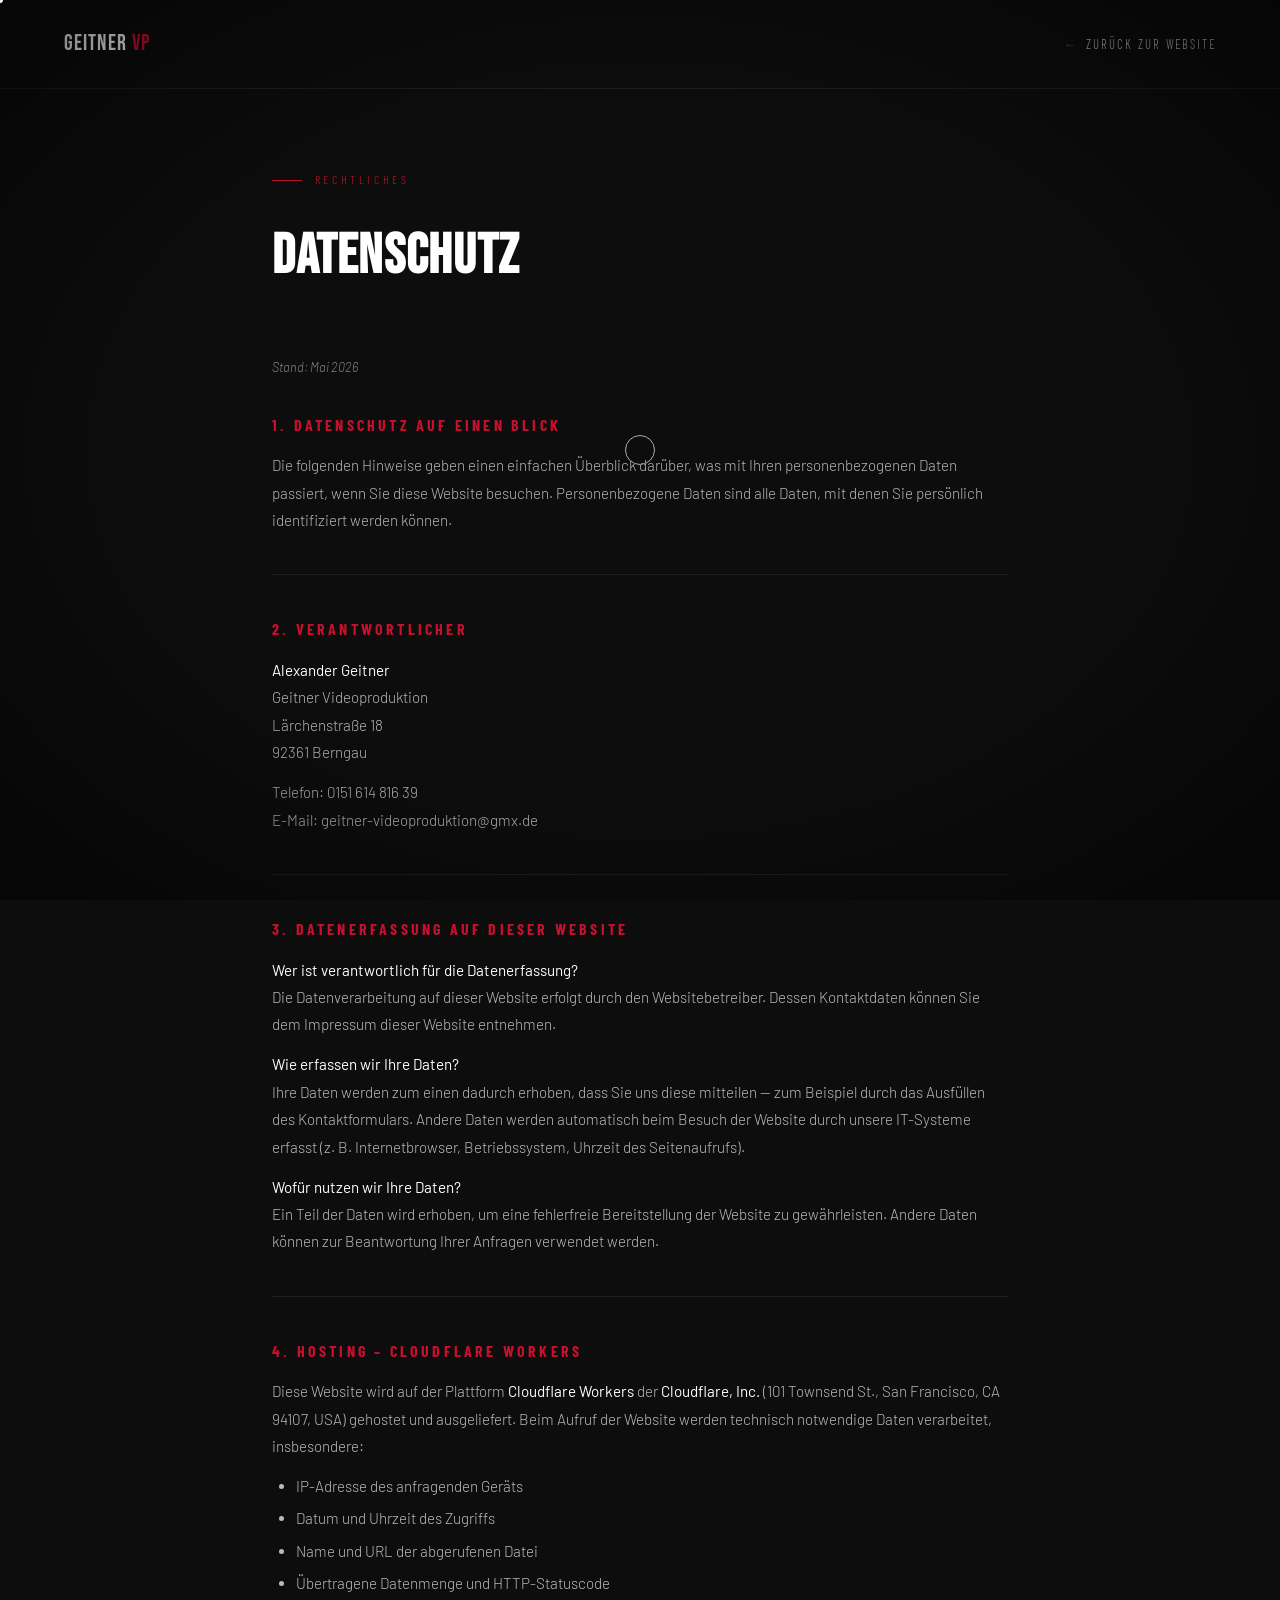
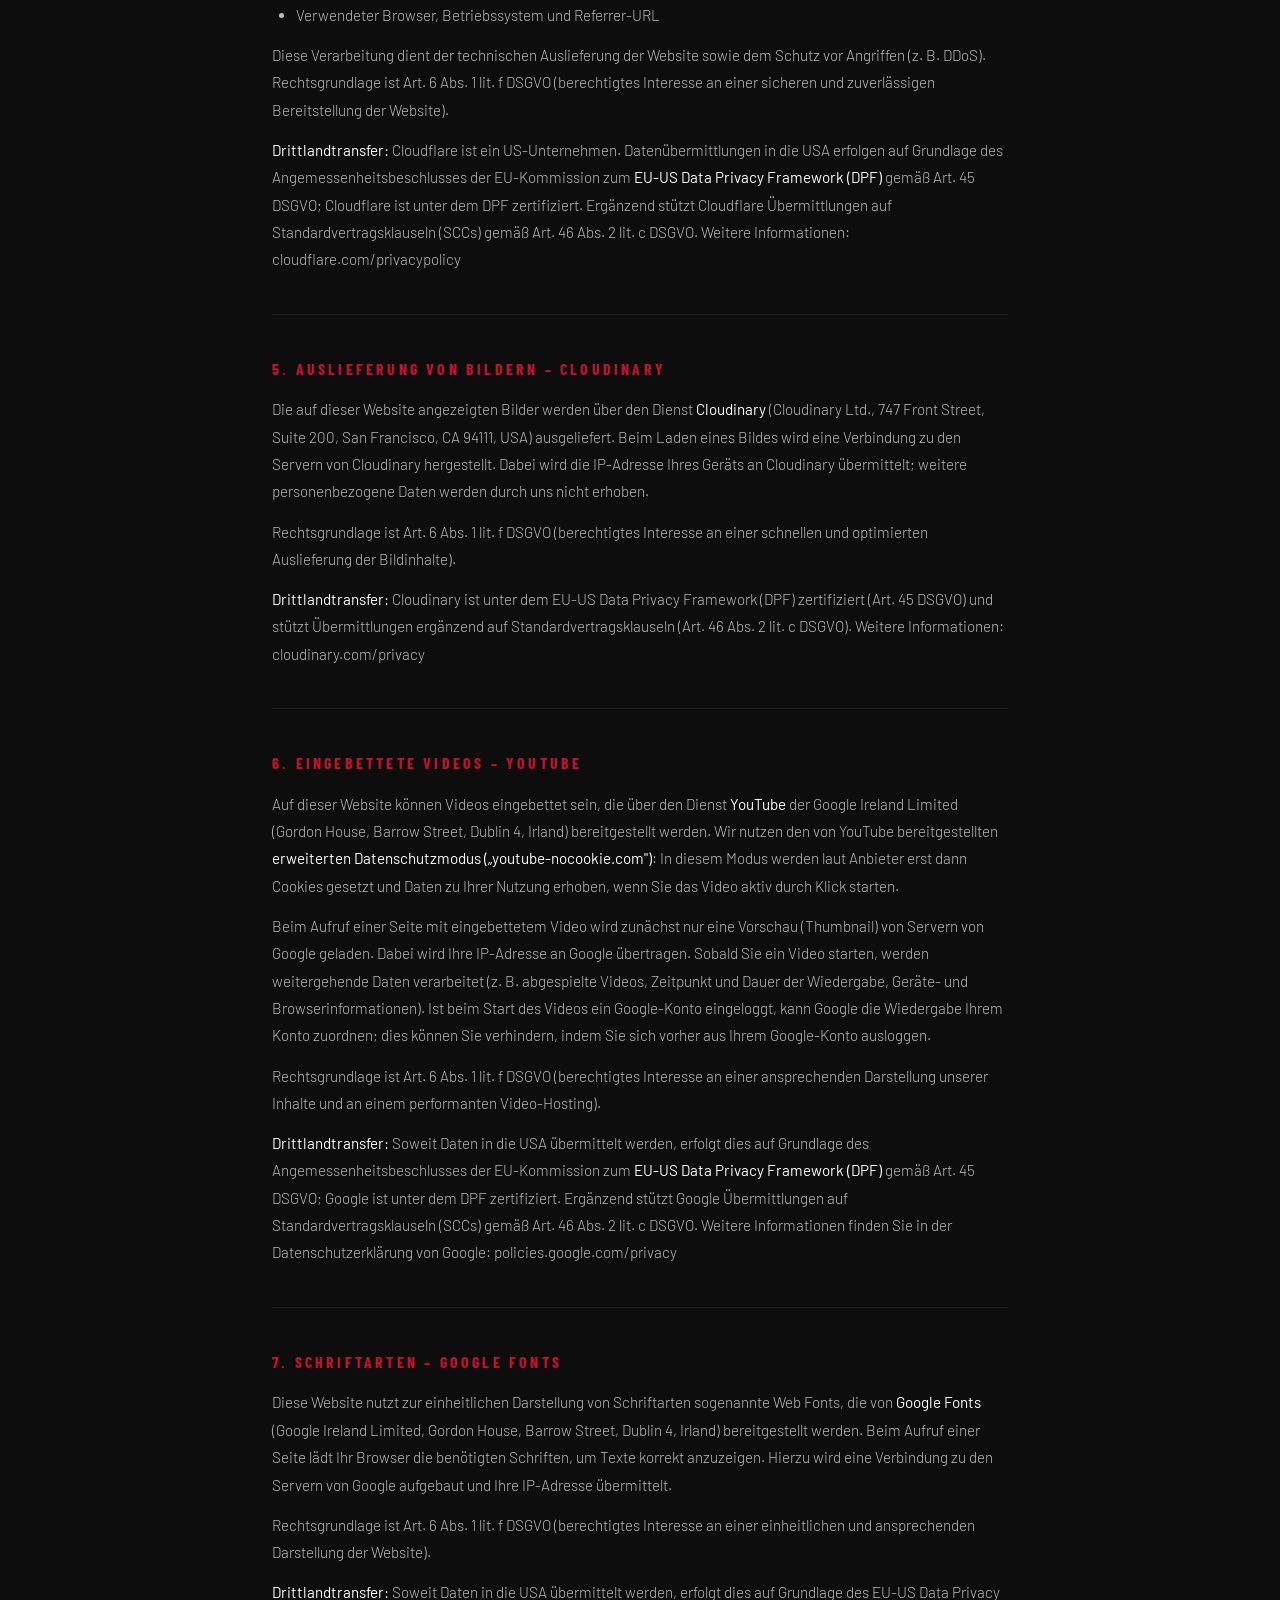
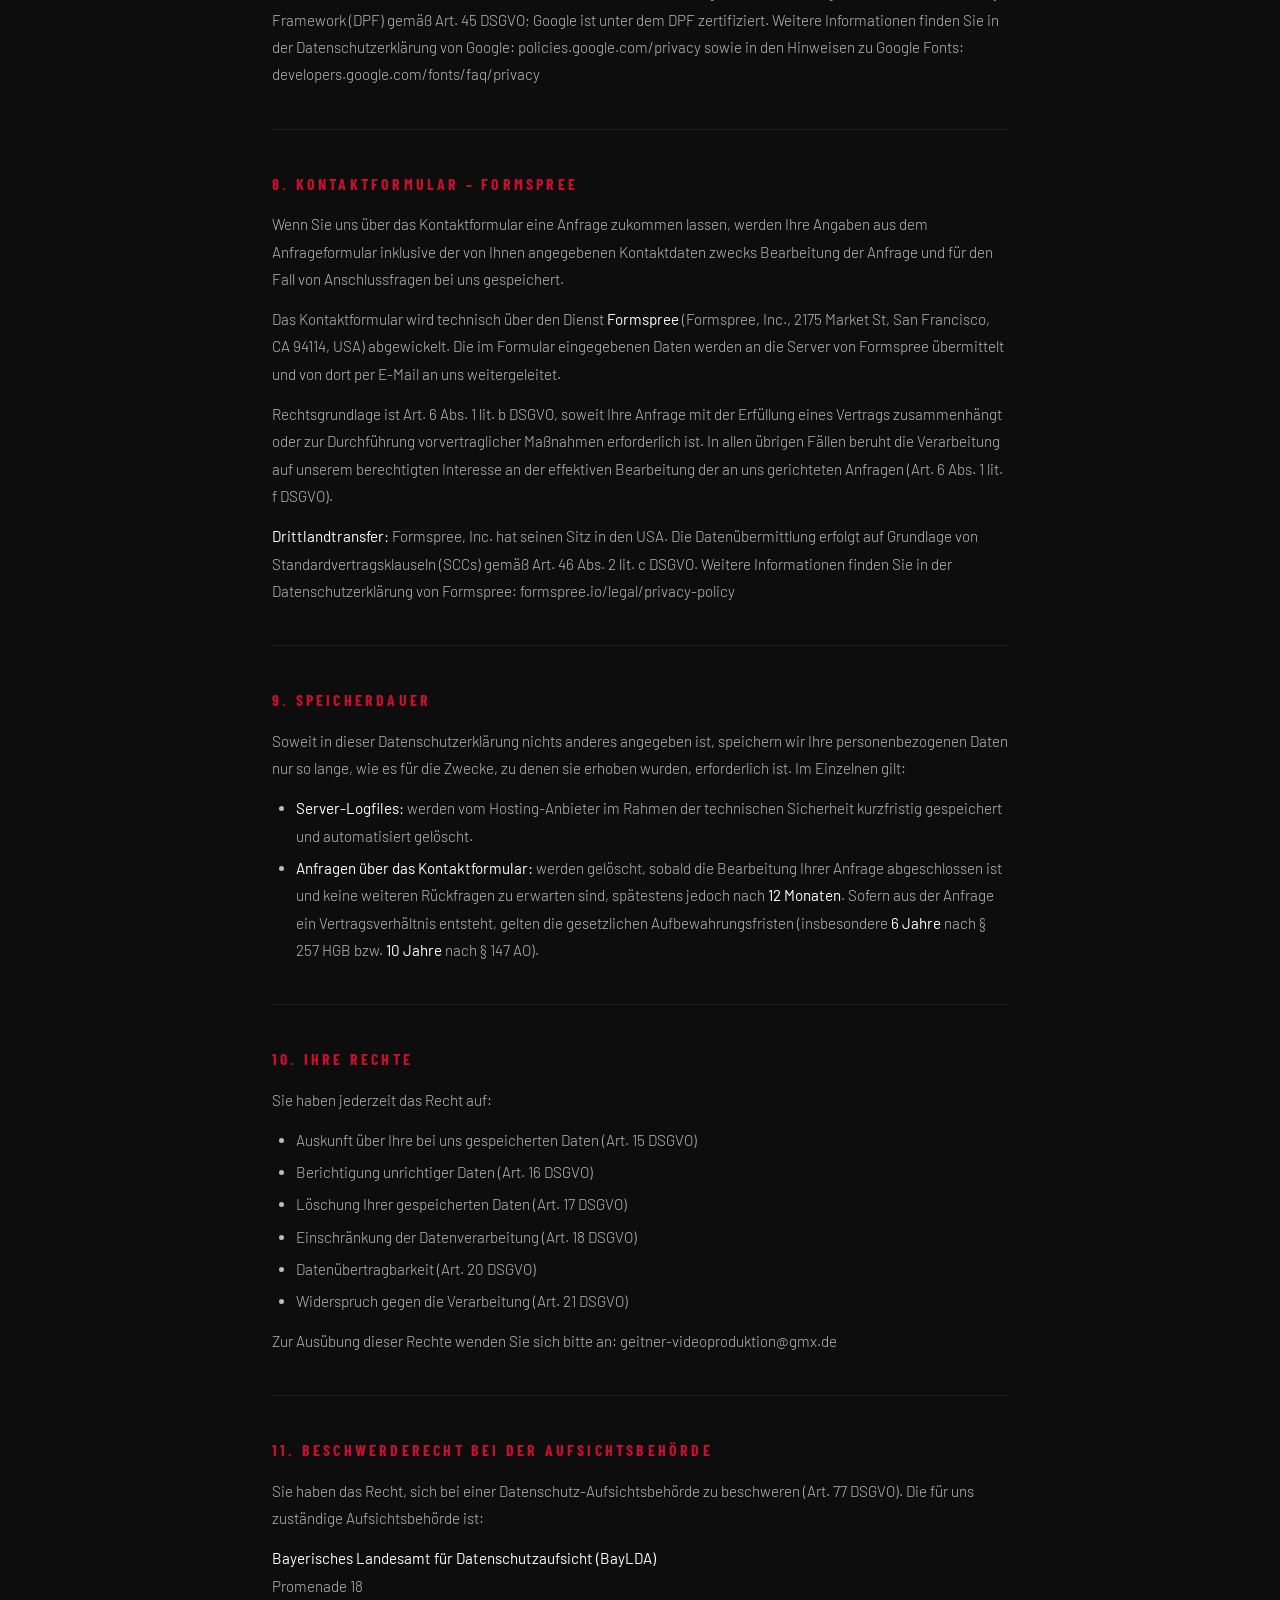
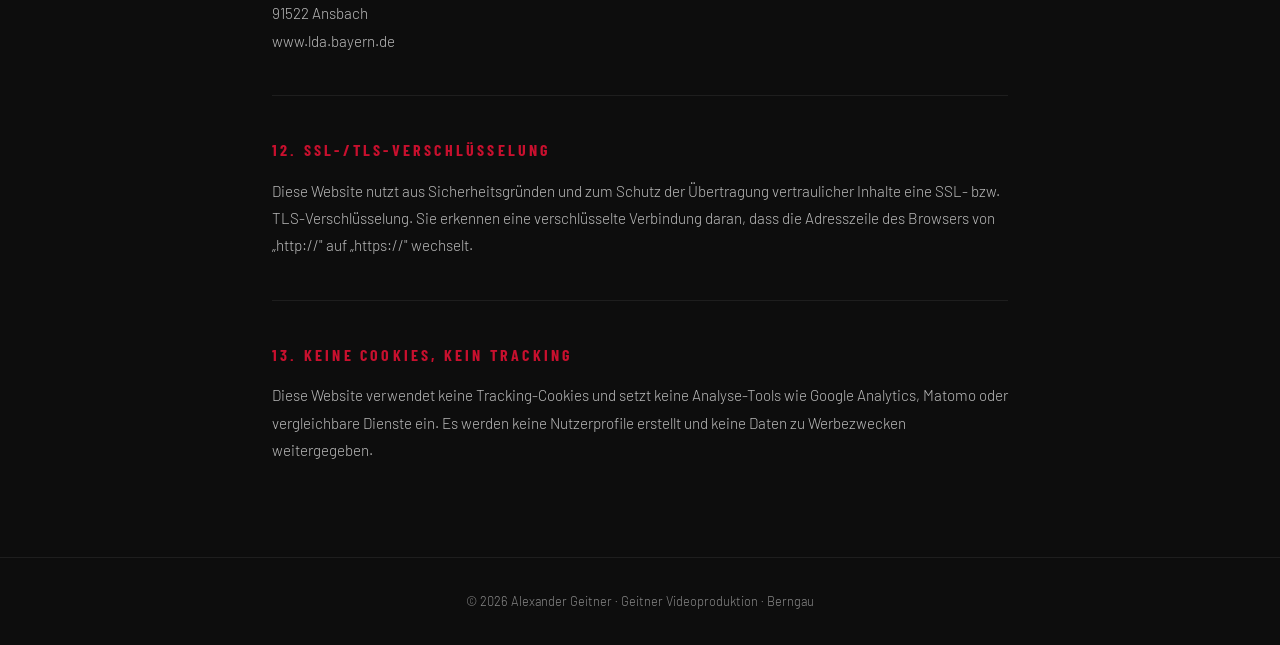
<file: datenschutz.html>
<!DOCTYPE html>
<html lang="de">
<head>
<meta charset="UTF-8">
<meta name="viewport" content="width=device-width, initial-scale=1.0">
<title>Datenschutz – Geitner Videoproduktion</title>
<meta name="robots" content="noindex, follow">
<link rel="preconnect" href="https://fonts.googleapis.com">
<link rel="preconnect" href="https://fonts.gstatic.com" crossorigin>
<link href="https://fonts.googleapis.com/css2?family=Bebas+Neue&family=Barlow:wght@300;400;500&family=Barlow+Condensed:wght@300;400;500;700&display=swap" rel="stylesheet">
<link rel="icon" type="image/png" href="https://res.cloudinary.com/dgxclkj2u/image/upload/v1777831056/Geitner_VP_Logo_skajzw.png">
<style>
  *, *::before, *::after { box-sizing: border-box; margin: 0; padding: 0; }
  :root {
    --black: #0d0d0d;
    --dark: #141414;
    --red: #C8102E;
    --white: #ffffff;
    --gray: #888;
    --gray-light: #bbb;
    --border: rgba(255,255,255,0.07);
  }
  body {
    font-family: 'Barlow', sans-serif;
    background: var(--black);
    color: var(--white);
    font-weight: 300;
    line-height: 1.8;
  }
  nav {
    padding: 1.5rem 4rem;
    border-bottom: 1px solid var(--border);
    display: flex;
    align-items: center;
    justify-content: space-between;
  }
  .nav-logo {
    font-family: 'Bebas Neue', sans-serif;
    font-size: 1.4rem;
    letter-spacing: 0.05em;
    color: var(--white);
    text-decoration: none;
  }
  .nav-logo span { color: var(--red); }
  .nav-back {
    font-family: 'Barlow Condensed', sans-serif;
    font-size: 0.8rem;
    letter-spacing: 0.15em;
    text-transform: uppercase;
    color: var(--gray-light);
    text-decoration: none;
    display: flex;
    align-items: center;
    gap: 0.5rem;
    transition: color 0.2s;
  }
  .nav-back:hover { color: var(--white); }
  .nav-back::before { content: '←'; color: var(--red); }
  main {
    max-width: 800px;
    margin: 0 auto;
    padding: 5rem 2rem;
  }
  .page-label {
    font-family: 'Barlow Condensed', sans-serif;
    font-size: 0.75rem;
    letter-spacing: 0.3em;
    text-transform: uppercase;
    color: var(--red);
    margin-bottom: 1rem;
    display: flex;
    align-items: center;
    gap: 0.8rem;
  }
  .page-label::before {
    content: '';
    display: block;
    width: 30px;
    height: 1px;
    background: var(--red);
  }
  h1 {
    font-family: 'Bebas Neue', sans-serif;
    font-size: 3.5rem;
    letter-spacing: 0.02em;
    color: var(--white);
    margin-bottom: 3rem;
  }
  h2 {
    font-family: 'Barlow Condensed', sans-serif;
    font-size: 1rem;
    letter-spacing: 0.2em;
    text-transform: uppercase;
    color: var(--red);
    margin-top: 2.5rem;
    margin-bottom: 0.8rem;
    padding-top: 2.5rem;
    border-top: 1px solid var(--border);
  }
  h2:first-of-type { border-top: none; padding-top: 0; margin-top: 0; }
  p {
    font-size: 0.95rem;
    color: var(--gray-light);
    margin-bottom: 0.8rem;
  }
  a {
    color: var(--gray-light);
    text-decoration: none;
    transition: color 0.2s;
    word-break: break-word;
  }
  a:hover { color: var(--red); }
  .highlight { color: var(--white); font-weight: 400; }
  ul {
    margin: 0.5rem 0 0.8rem 1.5rem;
    color: var(--gray-light);
    font-size: 0.95rem;
  }
  ul li { margin-bottom: 0.3rem; }
  .meta {
    font-size: 0.8rem;
    color: var(--gray);
    font-style: italic;
    margin-bottom: 2rem;
  }
  footer {
    text-align: center;
    padding: 2rem;
    border-top: 1px solid var(--border);
    font-size: 0.8rem;
    color: var(--gray);
  }
  @media (max-width: 768px) {
    nav { padding: 1.2rem 1.5rem; }
    main { padding: 3rem 1.5rem; }
    h1 { font-size: 2.5rem; }
  }

  /* ═══════════ CINEMATIC: Custom Cursor + Film-Look (Subseite) ═══════════ */
  @media (hover: hover) and (pointer: fine) {
    body { cursor: none; }
    a, button, input, textarea, select, label, [role="button"] { cursor: none; }
    .cursor-ring, .cursor-dot {
      position: fixed;
      top: 0; left: 0;
      pointer-events: none;
      z-index: 10001;
      mix-blend-mode: difference;
      will-change: transform;
    }
    .cursor-dot {
      width: 6px; height: 6px;
      background: #fff;
      border-radius: 50%;
      transform: translate(-50%, -50%);
      transition: width 0.25s ease, height 0.25s ease, opacity 0.2s ease,
                  border-width 0.25s ease, border-color 0.25s ease,
                  background 0.25s ease, border-radius 0.25s ease;
    }
    .cursor-ring {
      width: 30px; height: 30px;
      border: 1px solid rgba(255,255,255,0.7);
      border-radius: 50%;
      transform: translate(-50%, -50%);
      transition: width 0.3s ease, height 0.3s ease,
                  background 0.3s ease, border-color 0.3s ease, opacity 0.2s ease;
    }
    body.cursor-hidden .cursor-dot,
    body.cursor-hidden .cursor-ring { opacity: 0; }
    body.cursor-btn .cursor-ring {
      width: 18px; height: 18px;
      background: #fff; border-color: #fff;
    }
    body.cursor-btn .cursor-dot { opacity: 0; }
  }
  @media (hover: none), (pointer: coarse) {
    .cursor-ring, .cursor-dot { display: none !important; }
  }

  .film-grain {
    position: fixed;
    inset: -3%;
    pointer-events: none;
    z-index: 9998;
    opacity: 0.09;
    background-image: url("data:image/svg+xml;utf8,<svg xmlns='http://www.w3.org/2000/svg' width='160' height='160'><filter id='n'><feTurbulence type='fractalNoise' baseFrequency='0.85' numOctaves='2' stitchTiles='stitch'/><feColorMatrix values='0 0 0 0 0 0 0 0 0 0 0 0 0 0 0 0 0 0 0.6 0'/></filter><rect width='100%' height='100%' filter='url(%23n)'/></svg>");
    background-size: 160px 160px;
    mix-blend-mode: overlay;
    animation: grainFlicker 0.6s steps(2) infinite;
    will-change: transform;
  }
  @keyframes grainFlicker {
    0%   { transform: translate(0, 0); }
    25%  { transform: translate(-1.5%, 0.8%); }
    50%  { transform: translate(0.8%, -1.5%); }
    75%  { transform: translate(-0.8%, -0.8%); }
    100% { transform: translate(0, 0); }
  }
  .film-vignette {
    position: fixed;
    inset: 0;
    pointer-events: none;
    z-index: 9997;
    background: radial-gradient(ellipse at center, transparent 55%, rgba(0,0,0,0.55) 100%);
  }

  @media (prefers-reduced-motion: reduce) {
    .film-grain { animation: none; }
  }
  @media (max-width: 768px) {
    .film-grain { animation: none; opacity: 0.05; }
    .film-vignette { background: radial-gradient(ellipse at center, transparent 70%, rgba(0,0,0,0.35) 100%); }
  }
</style>
</head>
<body>

<!-- CINEMATIC OVERLAYS -->
<div class="film-grain" aria-hidden="true"></div>
<div class="film-vignette" aria-hidden="true"></div>
<div class="cursor-ring" aria-hidden="true"></div>
<div class="cursor-dot" aria-hidden="true"></div>

<nav>
  <a href="index.html" class="nav-logo" aria-label="Startseite">GEITNER <span>VP</span></a>
  <a href="index.html" class="nav-back">Zurück zur Website</a>
</nav>

<main>
  <p class="page-label">Rechtliches</p>
  <h1>DATENSCHUTZ</h1>
  <p class="meta">Stand: Mai 2026</p>

  <h2>1. Datenschutz auf einen Blick</h2>
  <p>Die folgenden Hinweise geben einen einfachen Überblick darüber, was mit Ihren personenbezogenen Daten passiert, wenn Sie diese Website besuchen. Personenbezogene Daten sind alle Daten, mit denen Sie persönlich identifiziert werden können.</p>

  <h2>2. Verantwortlicher</h2>
  <p><span class="highlight">Alexander Geitner</span><br>
  Geitner Videoproduktion<br>
  Lärchenstraße 18<br>
  92361 Berngau</p>
  <p>Telefon: <a href="tel:+4915161481639">0151 614 816 39</a><br>
  E-Mail: <a href="mailto:geitner-videoproduktion@gmx.de">geitner-videoproduktion@gmx.de</a></p>

  <h2>3. Datenerfassung auf dieser Website</h2>
  <p><span class="highlight">Wer ist verantwortlich für die Datenerfassung?</span><br>
  Die Datenverarbeitung auf dieser Website erfolgt durch den Websitebetreiber. Dessen Kontaktdaten können Sie dem Impressum dieser Website entnehmen.</p>

  <p><span class="highlight">Wie erfassen wir Ihre Daten?</span><br>
  Ihre Daten werden zum einen dadurch erhoben, dass Sie uns diese mitteilen — zum Beispiel durch das Ausfüllen des Kontaktformulars. Andere Daten werden automatisch beim Besuch der Website durch unsere IT-Systeme erfasst (z. B. Internetbrowser, Betriebssystem, Uhrzeit des Seitenaufrufs).</p>

  <p><span class="highlight">Wofür nutzen wir Ihre Daten?</span><br>
  Ein Teil der Daten wird erhoben, um eine fehlerfreie Bereitstellung der Website zu gewährleisten. Andere Daten können zur Beantwortung Ihrer Anfragen verwendet werden.</p>

  <h2>4. Hosting – Cloudflare Workers</h2>
  <p>Diese Website wird auf der Plattform <span class="highlight">Cloudflare Workers</span> der <span class="highlight">Cloudflare, Inc.</span> (101 Townsend St., San Francisco, CA 94107, USA) gehostet und ausgeliefert. Beim Aufruf der Website werden technisch notwendige Daten verarbeitet, insbesondere:</p>
  <ul>
    <li>IP-Adresse des anfragenden Geräts</li>
    <li>Datum und Uhrzeit des Zugriffs</li>
    <li>Name und URL der abgerufenen Datei</li>
    <li>Übertragene Datenmenge und HTTP-Statuscode</li>
    <li>Verwendeter Browser, Betriebssystem und Referrer-URL</li>
  </ul>
  <p>Diese Verarbeitung dient der technischen Auslieferung der Website sowie dem Schutz vor Angriffen (z. B. DDoS). Rechtsgrundlage ist Art. 6 Abs. 1 lit. f DSGVO (berechtigtes Interesse an einer sicheren und zuverlässigen Bereitstellung der Website).</p>
  <p><span class="highlight">Drittlandtransfer:</span> Cloudflare ist ein US-Unternehmen. Datenübermittlungen in die USA erfolgen auf Grundlage des Angemessenheitsbeschlusses der EU-Kommission zum <span class="highlight">EU-US Data Privacy Framework (DPF)</span> gemäß Art. 45 DSGVO; Cloudflare ist unter dem DPF zertifiziert. Ergänzend stützt Cloudflare Übermittlungen auf Standardvertragsklauseln (SCCs) gemäß Art. 46 Abs. 2 lit. c DSGVO. Weitere Informationen: <a href="https://www.cloudflare.com/privacypolicy/" target="_blank" rel="noopener">cloudflare.com/privacypolicy</a></p>

  <h2>5. Auslieferung von Bildern – Cloudinary</h2>
  <p>Die auf dieser Website angezeigten Bilder werden über den Dienst <span class="highlight">Cloudinary</span> (Cloudinary Ltd., 747 Front Street, Suite 200, San Francisco, CA 94111, USA) ausgeliefert. Beim Laden eines Bildes wird eine Verbindung zu den Servern von Cloudinary hergestellt. Dabei wird die IP-Adresse Ihres Geräts an Cloudinary übermittelt; weitere personenbezogene Daten werden durch uns nicht erhoben.</p>
  <p>Rechtsgrundlage ist Art. 6 Abs. 1 lit. f DSGVO (berechtigtes Interesse an einer schnellen und optimierten Auslieferung der Bildinhalte).</p>
  <p><span class="highlight">Drittlandtransfer:</span> Cloudinary ist unter dem EU-US Data Privacy Framework (DPF) zertifiziert (Art. 45 DSGVO) und stützt Übermittlungen ergänzend auf Standardvertragsklauseln (Art. 46 Abs. 2 lit. c DSGVO). Weitere Informationen: <a href="https://cloudinary.com/privacy" target="_blank" rel="noopener">cloudinary.com/privacy</a></p>

  <h2>6. Eingebettete Videos – YouTube</h2>
  <p>Auf dieser Website können Videos eingebettet sein, die über den Dienst <span class="highlight">YouTube</span> der Google Ireland Limited (Gordon House, Barrow Street, Dublin 4, Irland) bereitgestellt werden. Wir nutzen den von YouTube bereitgestellten <span class="highlight">erweiterten Datenschutzmodus („youtube-nocookie.com")</span>: In diesem Modus werden laut Anbieter erst dann Cookies gesetzt und Daten zu Ihrer Nutzung erhoben, wenn Sie das Video aktiv durch Klick starten.</p>
  <p>Beim Aufruf einer Seite mit eingebettetem Video wird zunächst nur eine Vorschau (Thumbnail) von Servern von Google geladen. Dabei wird Ihre IP-Adresse an Google übertragen. Sobald Sie ein Video starten, werden weitergehende Daten verarbeitet (z. B. abgespielte Videos, Zeitpunkt und Dauer der Wiedergabe, Geräte- und Browserinformationen). Ist beim Start des Videos ein Google-Konto eingeloggt, kann Google die Wiedergabe Ihrem Konto zuordnen; dies können Sie verhindern, indem Sie sich vorher aus Ihrem Google-Konto ausloggen.</p>
  <p>Rechtsgrundlage ist Art. 6 Abs. 1 lit. f DSGVO (berechtigtes Interesse an einer ansprechenden Darstellung unserer Inhalte und an einem performanten Video-Hosting).</p>
  <p><span class="highlight">Drittlandtransfer:</span> Soweit Daten in die USA übermittelt werden, erfolgt dies auf Grundlage des Angemessenheitsbeschlusses der EU-Kommission zum <span class="highlight">EU-US Data Privacy Framework (DPF)</span> gemäß Art. 45 DSGVO; Google ist unter dem DPF zertifiziert. Ergänzend stützt Google Übermittlungen auf Standardvertragsklauseln (SCCs) gemäß Art. 46 Abs. 2 lit. c DSGVO. Weitere Informationen finden Sie in der Datenschutzerklärung von Google: <a href="https://policies.google.com/privacy" target="_blank" rel="noopener">policies.google.com/privacy</a></p>

  <h2>7. Schriftarten – Google Fonts</h2>
  <p>Diese Website nutzt zur einheitlichen Darstellung von Schriftarten sogenannte Web Fonts, die von <span class="highlight">Google Fonts</span> (Google Ireland Limited, Gordon House, Barrow Street, Dublin 4, Irland) bereitgestellt werden. Beim Aufruf einer Seite lädt Ihr Browser die benötigten Schriften, um Texte korrekt anzuzeigen. Hierzu wird eine Verbindung zu den Servern von Google aufgebaut und Ihre IP-Adresse übermittelt.</p>
  <p>Rechtsgrundlage ist Art. 6 Abs. 1 lit. f DSGVO (berechtigtes Interesse an einer einheitlichen und ansprechenden Darstellung der Website).</p>
  <p><span class="highlight">Drittlandtransfer:</span> Soweit Daten in die USA übermittelt werden, erfolgt dies auf Grundlage des EU-US Data Privacy Framework (DPF) gemäß Art. 45 DSGVO; Google ist unter dem DPF zertifiziert. Weitere Informationen finden Sie in der Datenschutzerklärung von Google: <a href="https://policies.google.com/privacy" target="_blank" rel="noopener">policies.google.com/privacy</a> sowie in den Hinweisen zu Google Fonts: <a href="https://developers.google.com/fonts/faq/privacy" target="_blank" rel="noopener">developers.google.com/fonts/faq/privacy</a></p>

  <h2>8. Kontaktformular – Formspree</h2>
  <p>Wenn Sie uns über das Kontaktformular eine Anfrage zukommen lassen, werden Ihre Angaben aus dem Anfrageformular inklusive der von Ihnen angegebenen Kontaktdaten zwecks Bearbeitung der Anfrage und für den Fall von Anschlussfragen bei uns gespeichert.</p>
  <p>Das Kontaktformular wird technisch über den Dienst <span class="highlight">Formspree</span> (Formspree, Inc., 2175 Market St, San Francisco, CA 94114, USA) abgewickelt. Die im Formular eingegebenen Daten werden an die Server von Formspree übermittelt und von dort per E-Mail an uns weitergeleitet.</p>
  <p>Rechtsgrundlage ist Art. 6 Abs. 1 lit. b DSGVO, soweit Ihre Anfrage mit der Erfüllung eines Vertrags zusammenhängt oder zur Durchführung vorvertraglicher Maßnahmen erforderlich ist. In allen übrigen Fällen beruht die Verarbeitung auf unserem berechtigten Interesse an der effektiven Bearbeitung der an uns gerichteten Anfragen (Art. 6 Abs. 1 lit. f DSGVO).</p>
  <p><span class="highlight">Drittlandtransfer:</span> Formspree, Inc. hat seinen Sitz in den USA. Die Datenübermittlung erfolgt auf Grundlage von Standardvertragsklauseln (SCCs) gemäß Art. 46 Abs. 2 lit. c DSGVO. Weitere Informationen finden Sie in der Datenschutzerklärung von Formspree: <a href="https://formspree.io/legal/privacy-policy" target="_blank" rel="noopener">formspree.io/legal/privacy-policy</a></p>

  <h2>9. Speicherdauer</h2>
  <p>Soweit in dieser Datenschutzerklärung nichts anderes angegeben ist, speichern wir Ihre personenbezogenen Daten nur so lange, wie es für die Zwecke, zu denen sie erhoben wurden, erforderlich ist. Im Einzelnen gilt:</p>
  <ul>
    <li><span class="highlight">Server-Logfiles:</span> werden vom Hosting-Anbieter im Rahmen der technischen Sicherheit kurzfristig gespeichert und automatisiert gelöscht.</li>
    <li><span class="highlight">Anfragen über das Kontaktformular:</span> werden gelöscht, sobald die Bearbeitung Ihrer Anfrage abgeschlossen ist und keine weiteren Rückfragen zu erwarten sind, spätestens jedoch nach <span class="highlight">12 Monaten</span>. Sofern aus der Anfrage ein Vertragsverhältnis entsteht, gelten die gesetzlichen Aufbewahrungsfristen (insbesondere <span class="highlight">6 Jahre</span> nach § 257 HGB bzw. <span class="highlight">10 Jahre</span> nach § 147 AO).</li>
  </ul>

  <h2>10. Ihre Rechte</h2>
  <p>Sie haben jederzeit das Recht auf:</p>
  <ul>
    <li>Auskunft über Ihre bei uns gespeicherten Daten (Art. 15 DSGVO)</li>
    <li>Berichtigung unrichtiger Daten (Art. 16 DSGVO)</li>
    <li>Löschung Ihrer gespeicherten Daten (Art. 17 DSGVO)</li>
    <li>Einschränkung der Datenverarbeitung (Art. 18 DSGVO)</li>
    <li>Datenübertragbarkeit (Art. 20 DSGVO)</li>
    <li>Widerspruch gegen die Verarbeitung (Art. 21 DSGVO)</li>
  </ul>
  <p>Zur Ausübung dieser Rechte wenden Sie sich bitte an: <a href="mailto:geitner-videoproduktion@gmx.de">geitner-videoproduktion@gmx.de</a></p>

  <h2>11. Beschwerderecht bei der Aufsichtsbehörde</h2>
  <p>Sie haben das Recht, sich bei einer Datenschutz-Aufsichtsbehörde zu beschweren (Art. 77 DSGVO). Die für uns zuständige Aufsichtsbehörde ist:</p>
  <p><span class="highlight">Bayerisches Landesamt für Datenschutzaufsicht (BayLDA)</span><br>
  Promenade 18<br>
  91522 Ansbach<br>
  <a href="https://www.lda.bayern.de" target="_blank" rel="noopener">www.lda.bayern.de</a></p>

  <h2>12. SSL-/TLS-Verschlüsselung</h2>
  <p>Diese Website nutzt aus Sicherheitsgründen und zum Schutz der Übertragung vertraulicher Inhalte eine SSL- bzw. TLS-Verschlüsselung. Sie erkennen eine verschlüsselte Verbindung daran, dass die Adresszeile des Browsers von „http://" auf „https://" wechselt.</p>

  <h2>13. Keine Cookies, kein Tracking</h2>
  <p>Diese Website verwendet keine Tracking-Cookies und setzt keine Analyse-Tools wie Google Analytics, Matomo oder vergleichbare Dienste ein. Es werden keine Nutzerprofile erstellt und keine Daten zu Werbezwecken weitergegeben.</p>

</main>

<footer>
  © 2026 Alexander Geitner · Geitner Videoproduktion · Berngau
</footer>

<script>
  // ═══════════ CUSTOM CURSOR (nur Pointer-Geräte) ═══════════
  (function () {
    if (!window.matchMedia('(hover: hover) and (pointer: fine)').matches) return;
    const dot  = document.querySelector('.cursor-dot');
    const ring = document.querySelector('.cursor-ring');
    if (!dot || !ring) return;

    let mx = window.innerWidth / 2, my = window.innerHeight / 2;
    let rx = mx, ry = my;
    let pinned = false;

    window.addEventListener('mousemove', (e) => {
      mx = e.clientX; my = e.clientY;
      dot.style.transform = `translate(${mx}px, ${my}px) translate(-50%, -50%)`;
      if (!pinned) {
        rx = mx; ry = my;
        ring.style.transform = `translate(${rx}px, ${ry}px) translate(-50%, -50%)`;
        pinned = true;
      }
    }, { passive: true });

    function loop() {
      rx += (mx - rx) * 0.18;
      ry += (my - ry) * 0.18;
      ring.style.transform = `translate(${rx}px, ${ry}px) translate(-50%, -50%)`;
      requestAnimationFrame(loop);
    }
    loop();

    const btnSel = 'a, button, input, textarea, select, [role="button"]';
    document.addEventListener('mouseover', (e) => {
      if (e.target.closest && e.target.closest(btnSel)) {
        document.body.classList.add('cursor-btn');
      } else {
        document.body.classList.remove('cursor-btn');
      }
    });
    document.addEventListener('mouseleave', () => document.body.classList.add('cursor-hidden'));
    document.addEventListener('mouseenter', () => document.body.classList.remove('cursor-hidden'));
  })();
</script>

</body>
</html>
</file>
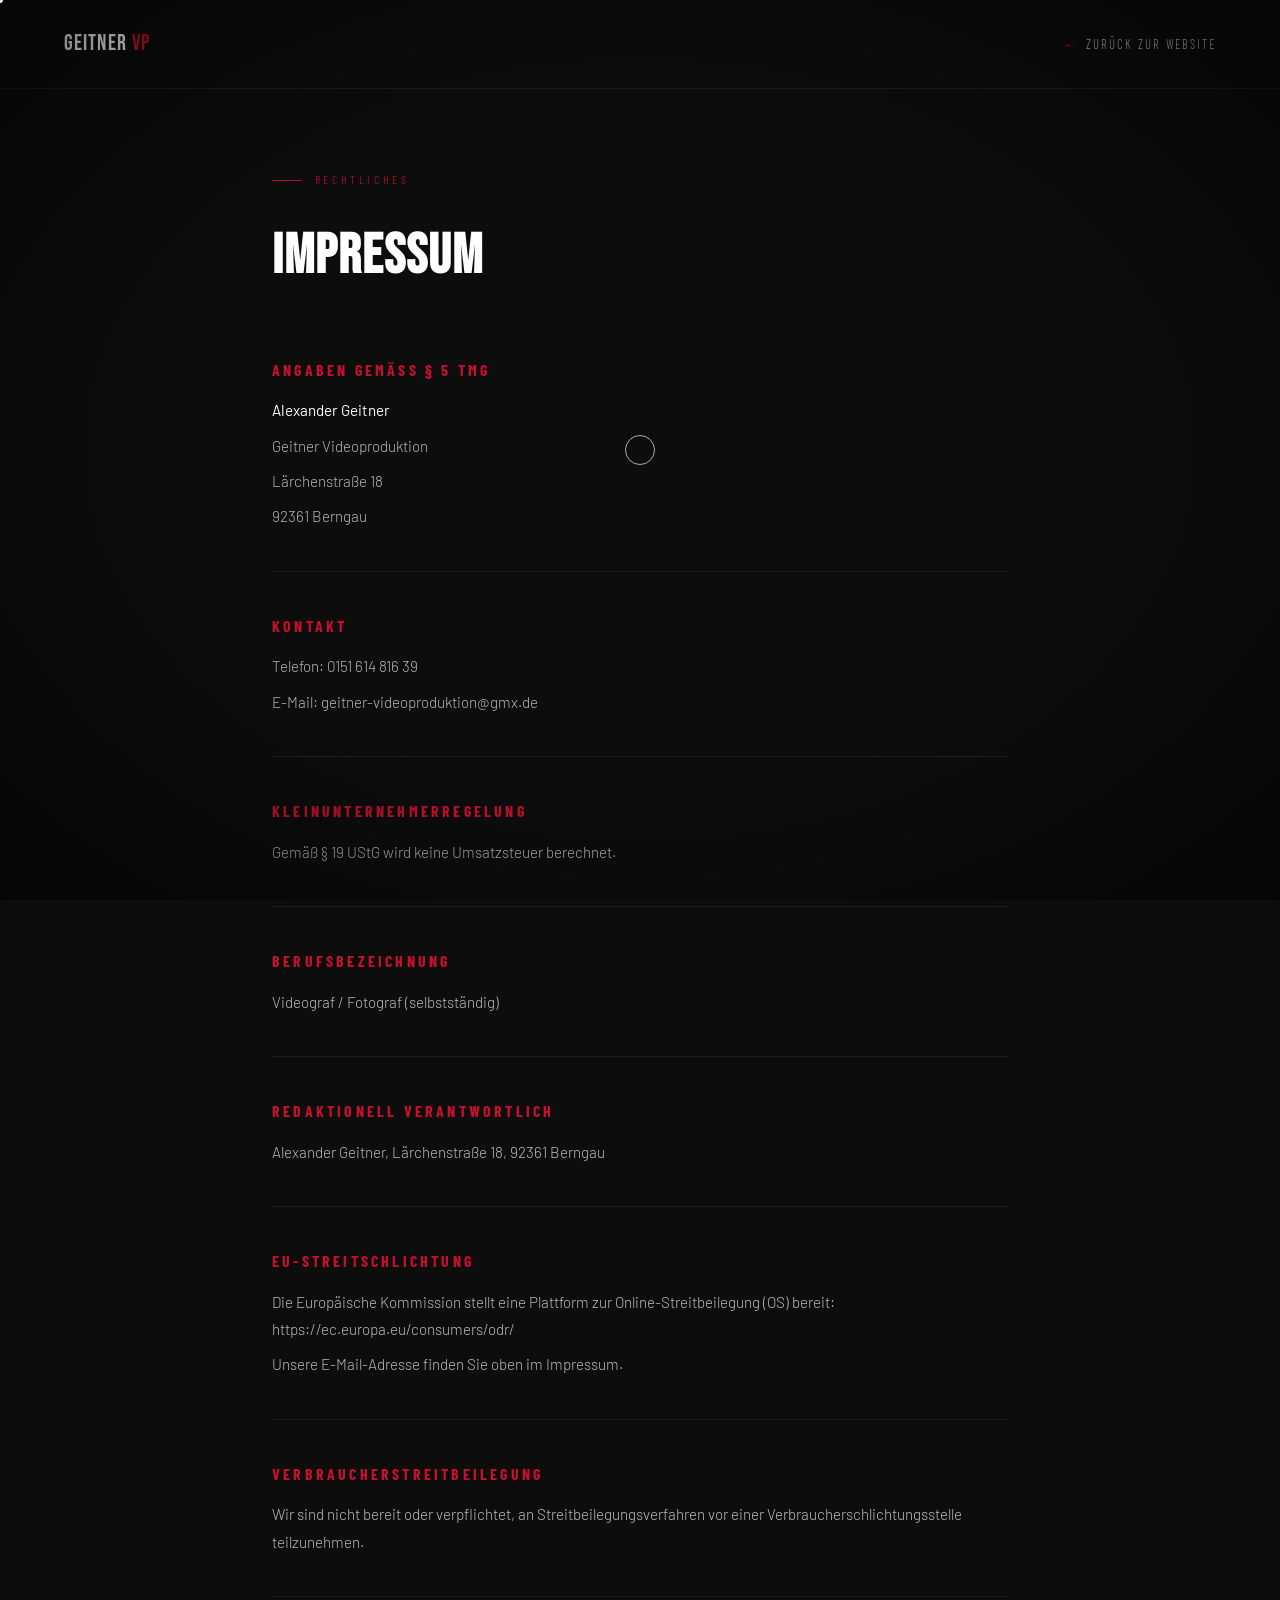
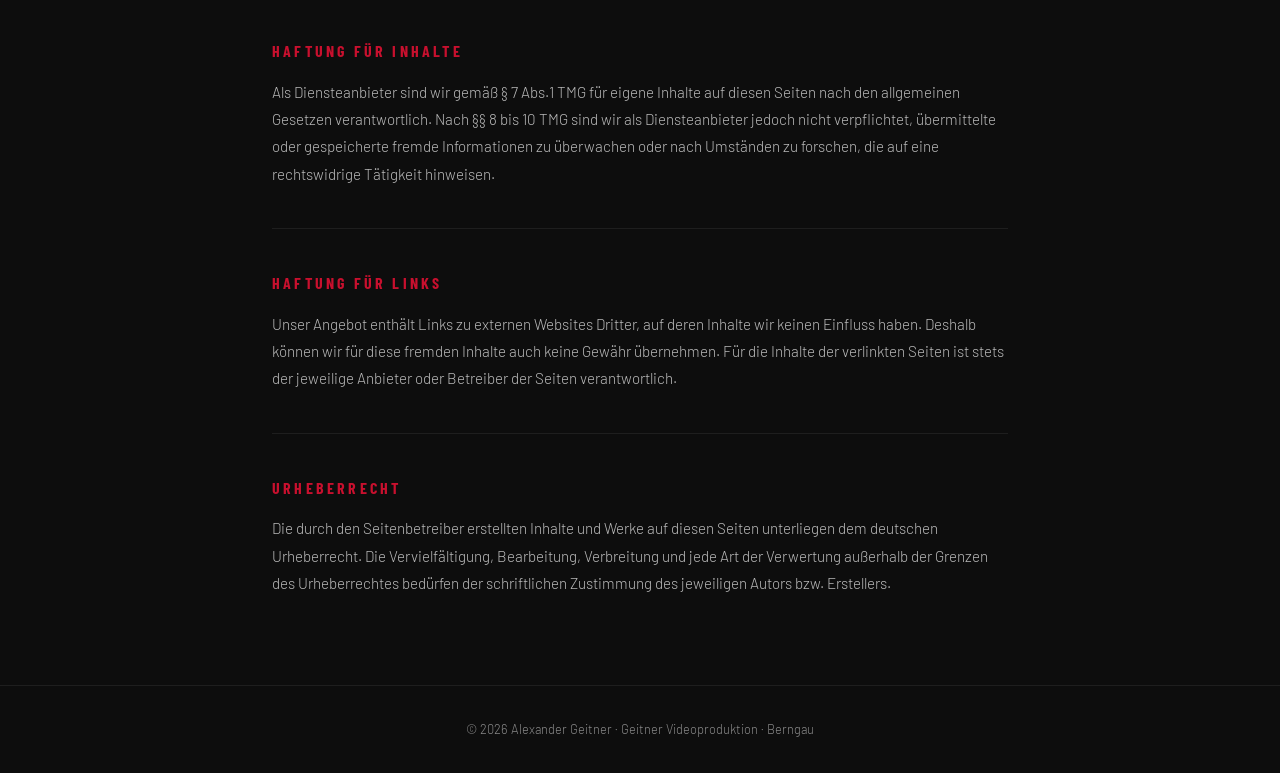
<file: impressum.html>
<!DOCTYPE html>
<html lang="de">
<head>
<meta charset="UTF-8">
<meta name="viewport" content="width=device-width, initial-scale=1.0">
<title>Impressum – Geitner Videoproduktion</title>
<link rel="preconnect" href="https://fonts.googleapis.com">
<link rel="preconnect" href="https://fonts.gstatic.com" crossorigin>
<link href="https://fonts.googleapis.com/css2?family=Bebas+Neue&family=Barlow:wght@300;400;500&family=Barlow+Condensed:wght@300;400;500;700&display=swap" rel="stylesheet">
<link rel="icon" type="image/jpeg" href="https://res.cloudinary.com/dgxclkj2u/image/upload/v1777830906/Geitner_VP_Logo_vjh8al.jpg">
<style>
  *, *::before, *::after { box-sizing: border-box; margin: 0; padding: 0; }
  :root {
    --black: #0d0d0d;
    --dark: #141414;
    --red: #C8102E;
    --white: #ffffff;
    --gray: #888;
    --gray-light: #bbb;
    --border: rgba(255,255,255,0.07);
  }
  body {
    font-family: 'Barlow', sans-serif;
    background: var(--black);
    color: var(--white);
    font-weight: 300;
    line-height: 1.8;
  }
  nav {
    padding: 1.5rem 4rem;
    border-bottom: 1px solid var(--border);
    display: flex;
    align-items: center;
    justify-content: space-between;
  }
  .nav-logo {
    font-family: 'Bebas Neue', sans-serif;
    font-size: 1.4rem;
    letter-spacing: 0.05em;
    color: var(--white);
    text-decoration: none;
  }
  .nav-logo span { color: var(--red); }
  .nav-back {
    font-family: 'Barlow Condensed', sans-serif;
    font-size: 0.8rem;
    letter-spacing: 0.15em;
    text-transform: uppercase;
    color: var(--gray-light);
    text-decoration: none;
    display: flex;
    align-items: center;
    gap: 0.5rem;
    transition: color 0.2s;
  }
  .nav-back:hover { color: var(--white); }
  .nav-back::before { content: '←'; color: var(--red); }
  main {
    max-width: 800px;
    margin: 0 auto;
    padding: 5rem 2rem;
  }
  .page-label {
    font-family: 'Barlow Condensed', sans-serif;
    font-size: 0.75rem;
    letter-spacing: 0.3em;
    text-transform: uppercase;
    color: var(--red);
    margin-bottom: 1rem;
    display: flex;
    align-items: center;
    gap: 0.8rem;
  }
  .page-label::before {
    content: '';
    display: block;
    width: 30px;
    height: 1px;
    background: var(--red);
  }
  h1 {
    font-family: 'Bebas Neue', sans-serif;
    font-size: 3.5rem;
    letter-spacing: 0.02em;
    color: var(--white);
    margin-bottom: 3rem;
  }
  h2 {
    font-family: 'Barlow Condensed', sans-serif;
    font-size: 1rem;
    letter-spacing: 0.2em;
    text-transform: uppercase;
    color: var(--red);
    margin-top: 2.5rem;
    margin-bottom: 0.8rem;
    padding-top: 2.5rem;
    border-top: 1px solid var(--border);
  }
  h2:first-of-type { border-top: none; padding-top: 0; margin-top: 0; }
  p {
    font-size: 0.95rem;
    color: var(--gray-light);
    margin-bottom: 0.5rem;
  }
  a {
    color: var(--gray-light);
    text-decoration: none;
    transition: color 0.2s;
  }
  a:hover { color: var(--red); }
  .highlight {
    color: var(--white);
    font-weight: 400;
  }
  footer {
    text-align: center;
    padding: 2rem;
    border-top: 1px solid var(--border);
    font-size: 0.8rem;
    color: var(--gray);
  }
  @media (max-width: 768px) {
    nav { padding: 1.2rem 1.5rem; }
    main { padding: 3rem 1.5rem; }
    h1 { font-size: 2.5rem; }
  }

  /* ═══════════ CINEMATIC: Custom Cursor + Film-Look (Subseite) ═══════════ */
  @media (hover: hover) and (pointer: fine) {
    body { cursor: none; }
    a, button, input, textarea, select, label, [role="button"] { cursor: none; }
    .cursor-ring, .cursor-dot {
      position: fixed;
      top: 0; left: 0;
      pointer-events: none;
      z-index: 10001;
      mix-blend-mode: difference;
      will-change: transform;
    }
    .cursor-dot {
      width: 6px; height: 6px;
      background: #fff;
      border-radius: 50%;
      transform: translate(-50%, -50%);
      transition: width 0.25s ease, height 0.25s ease, opacity 0.2s ease,
                  border-width 0.25s ease, border-color 0.25s ease,
                  background 0.25s ease, border-radius 0.25s ease;
    }
    .cursor-ring {
      width: 30px; height: 30px;
      border: 1px solid rgba(255,255,255,0.7);
      border-radius: 50%;
      transform: translate(-50%, -50%);
      transition: width 0.3s ease, height 0.3s ease,
                  background 0.3s ease, border-color 0.3s ease, opacity 0.2s ease;
    }
    body.cursor-hidden .cursor-dot,
    body.cursor-hidden .cursor-ring { opacity: 0; }
    body.cursor-btn .cursor-ring {
      width: 18px; height: 18px;
      background: #fff; border-color: #fff;
    }
    body.cursor-btn .cursor-dot { opacity: 0; }
  }
  @media (hover: none), (pointer: coarse) {
    .cursor-ring, .cursor-dot { display: none !important; }
  }

  .film-grain {
    position: fixed;
    inset: -3%;
    pointer-events: none;
    z-index: 9998;
    opacity: 0.09;
    background-image: url("data:image/svg+xml;utf8,<svg xmlns='http://www.w3.org/2000/svg' width='160' height='160'><filter id='n'><feTurbulence type='fractalNoise' baseFrequency='0.85' numOctaves='2' stitchTiles='stitch'/><feColorMatrix values='0 0 0 0 0 0 0 0 0 0 0 0 0 0 0 0 0 0 0.6 0'/></filter><rect width='100%' height='100%' filter='url(%23n)'/></svg>");
    background-size: 160px 160px;
    mix-blend-mode: overlay;
    animation: grainFlicker 0.6s steps(2) infinite;
    will-change: transform;
  }
  @keyframes grainFlicker {
    0%   { transform: translate(0, 0); }
    25%  { transform: translate(-1.5%, 0.8%); }
    50%  { transform: translate(0.8%, -1.5%); }
    75%  { transform: translate(-0.8%, -0.8%); }
    100% { transform: translate(0, 0); }
  }
  .film-vignette {
    position: fixed;
    inset: 0;
    pointer-events: none;
    z-index: 9997;
    background: radial-gradient(ellipse at center, transparent 55%, rgba(0,0,0,0.55) 100%);
  }

  @media (prefers-reduced-motion: reduce) {
    .film-grain { animation: none; }
  }
  @media (max-width: 768px) {
    .film-grain { animation: none; opacity: 0.05; }
    .film-vignette { background: radial-gradient(ellipse at center, transparent 70%, rgba(0,0,0,0.35) 100%); }
  }
</style>
</head>
<body>

<!-- CINEMATIC OVERLAYS -->
<div class="film-grain" aria-hidden="true"></div>
<div class="film-vignette" aria-hidden="true"></div>
<div class="cursor-ring" aria-hidden="true"></div>
<div class="cursor-dot" aria-hidden="true"></div>

<nav>
  <a href="index.html" class="nav-logo">GEITNER <span>VP</span></a>
  <a href="index.html" class="nav-back">Zurück zur Website</a>
</nav>

<main>
  <p class="page-label">Rechtliches</p>
  <h1>IMPRESSUM</h1>

  <h2>Angaben gemäß § 5 TMG</h2>
  <p><span class="highlight">Alexander Geitner</span></p>
  <p>Geitner Videoproduktion</p>
  <p>Lärchenstraße 18</p>
  <p>92361 Berngau</p>

  <h2>Kontakt</h2>
  <p>Telefon: <a href="tel:+4915161481639">0151 614 816 39</a></p>
  <p>E-Mail: <a href="mailto:geitner-videoproduktion@gmx.de">geitner-videoproduktion@gmx.de</a></p>

  <h2>Kleinunternehmerregelung</h2>
  <p>Gemäß § 19 UStG wird keine Umsatzsteuer berechnet.</p>

  <h2>Berufsbezeichnung</h2>
  <p>Videograf / Fotograf (selbstständig)</p>

  <h2>Redaktionell verantwortlich</h2>
  <p>Alexander Geitner, Lärchenstraße 18, 92361 Berngau</p>

  <h2>EU-Streitschlichtung</h2>
  <p>Die Europäische Kommission stellt eine Plattform zur Online-Streitbeilegung (OS) bereit: <a href="https://ec.europa.eu/consumers/odr/" target="_blank">https://ec.europa.eu/consumers/odr/</a></p>
  <p>Unsere E-Mail-Adresse finden Sie oben im Impressum.</p>

  <h2>Verbraucherstreitbeilegung</h2>
  <p>Wir sind nicht bereit oder verpflichtet, an Streitbeilegungsverfahren vor einer Verbraucherschlichtungsstelle teilzunehmen.</p>

  <h2>Haftung für Inhalte</h2>
  <p>Als Diensteanbieter sind wir gemäß § 7 Abs.1 TMG für eigene Inhalte auf diesen Seiten nach den allgemeinen Gesetzen verantwortlich. Nach §§ 8 bis 10 TMG sind wir als Diensteanbieter jedoch nicht verpflichtet, übermittelte oder gespeicherte fremde Informationen zu überwachen oder nach Umständen zu forschen, die auf eine rechtswidrige Tätigkeit hinweisen.</p>

  <h2>Haftung für Links</h2>
  <p>Unser Angebot enthält Links zu externen Websites Dritter, auf deren Inhalte wir keinen Einfluss haben. Deshalb können wir für diese fremden Inhalte auch keine Gewähr übernehmen. Für die Inhalte der verlinkten Seiten ist stets der jeweilige Anbieter oder Betreiber der Seiten verantwortlich.</p>

  <h2>Urheberrecht</h2>
  <p>Die durch den Seitenbetreiber erstellten Inhalte und Werke auf diesen Seiten unterliegen dem deutschen Urheberrecht. Die Vervielfältigung, Bearbeitung, Verbreitung und jede Art der Verwertung außerhalb der Grenzen des Urheberrechtes bedürfen der schriftlichen Zustimmung des jeweiligen Autors bzw. Erstellers.</p>
</main>

<footer>
  © 2026 Alexander Geitner · Geitner Videoproduktion · Berngau
</footer>

<script>
  // ═══════════ CUSTOM CURSOR (nur Pointer-Geräte) ═══════════
  (function () {
    if (!window.matchMedia('(hover: hover) and (pointer: fine)').matches) return;
    const dot  = document.querySelector('.cursor-dot');
    const ring = document.querySelector('.cursor-ring');
    if (!dot || !ring) return;

    let mx = window.innerWidth / 2, my = window.innerHeight / 2;
    let rx = mx, ry = my;
    let pinned = false;

    window.addEventListener('mousemove', (e) => {
      mx = e.clientX; my = e.clientY;
      dot.style.transform = `translate(${mx}px, ${my}px) translate(-50%, -50%)`;
      if (!pinned) {
        rx = mx; ry = my;
        ring.style.transform = `translate(${rx}px, ${ry}px) translate(-50%, -50%)`;
        pinned = true;
      }
    }, { passive: true });

    function loop() {
      rx += (mx - rx) * 0.18;
      ry += (my - ry) * 0.18;
      ring.style.transform = `translate(${rx}px, ${ry}px) translate(-50%, -50%)`;
      requestAnimationFrame(loop);
    }
    loop();

    const btnSel = 'a, button, input, textarea, select, [role="button"]';
    document.addEventListener('mouseover', (e) => {
      if (e.target.closest && e.target.closest(btnSel)) {
        document.body.classList.add('cursor-btn');
      } else {
        document.body.classList.remove('cursor-btn');
      }
    });
    document.addEventListener('mouseleave', () => document.body.classList.add('cursor-hidden'));
    document.addEventListener('mouseenter', () => document.body.classList.remove('cursor-hidden'));
  })();
</script>

</body>
</html>
</file>
